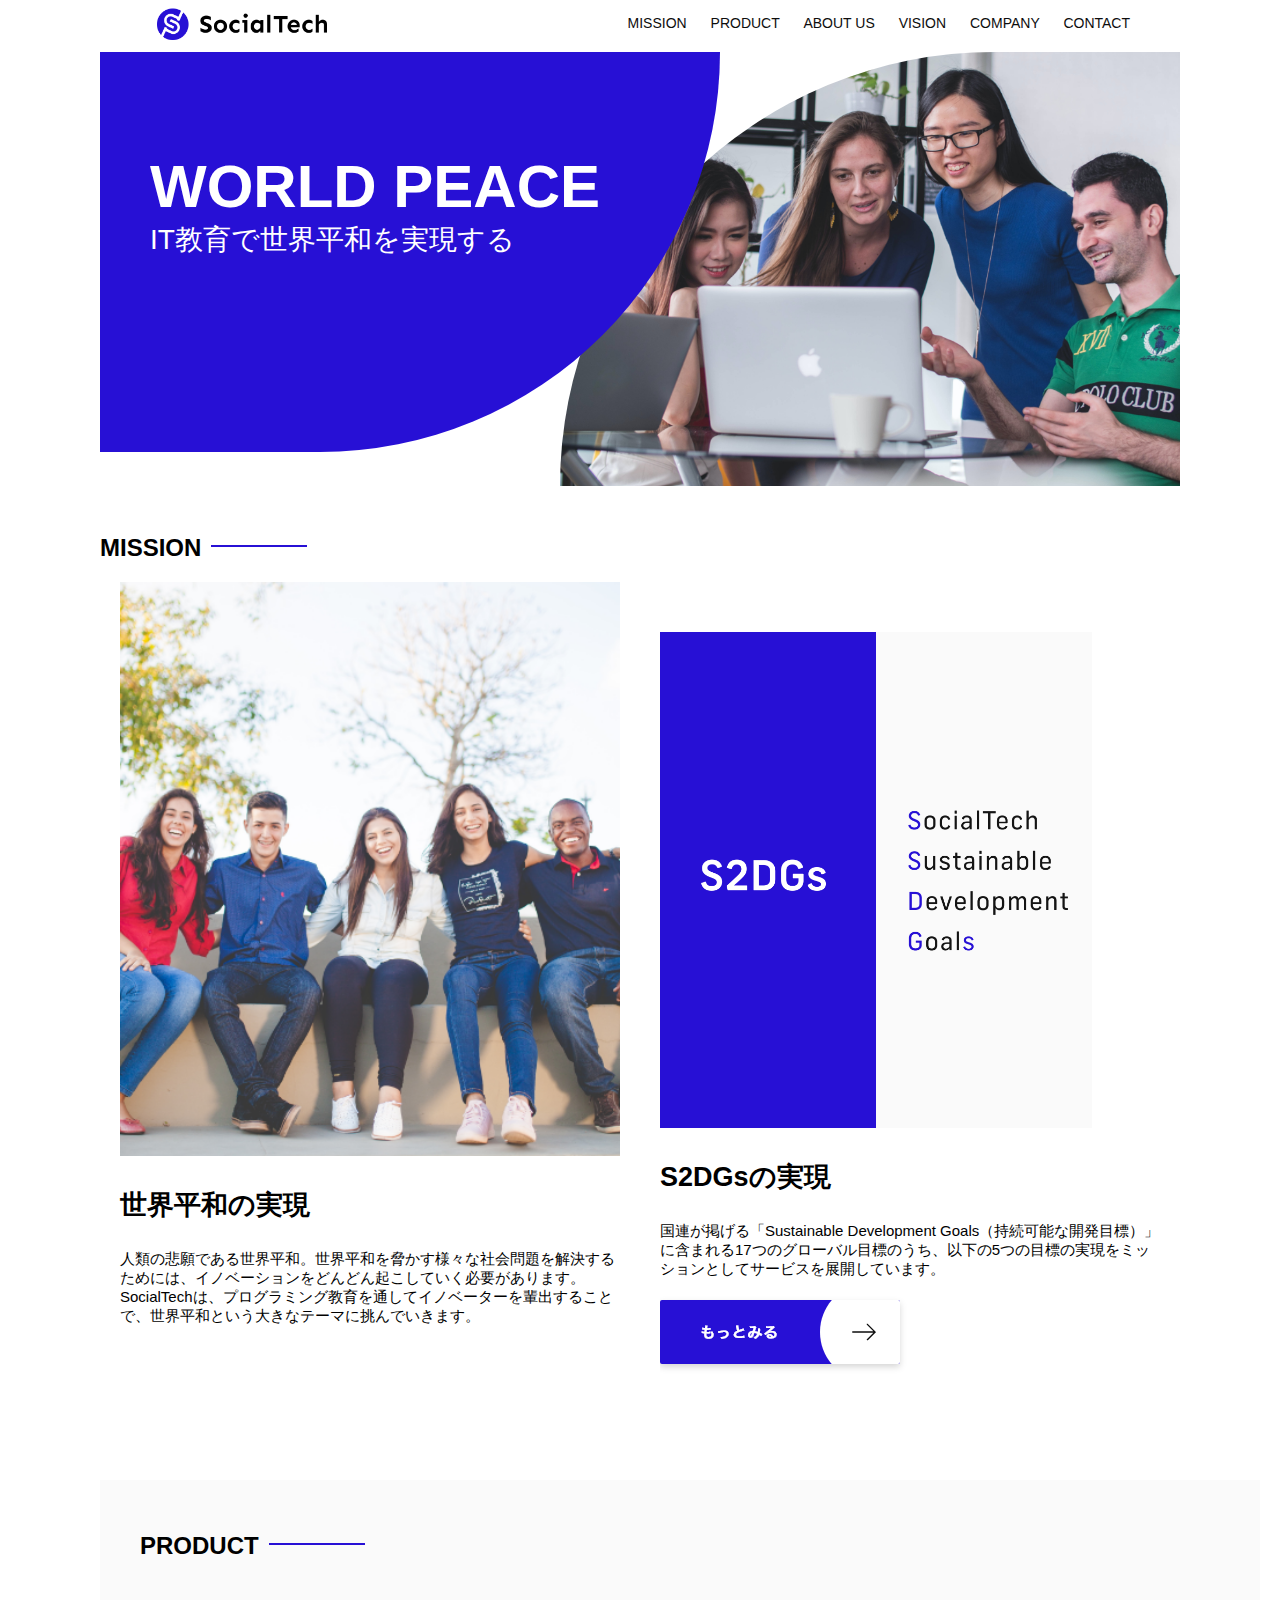
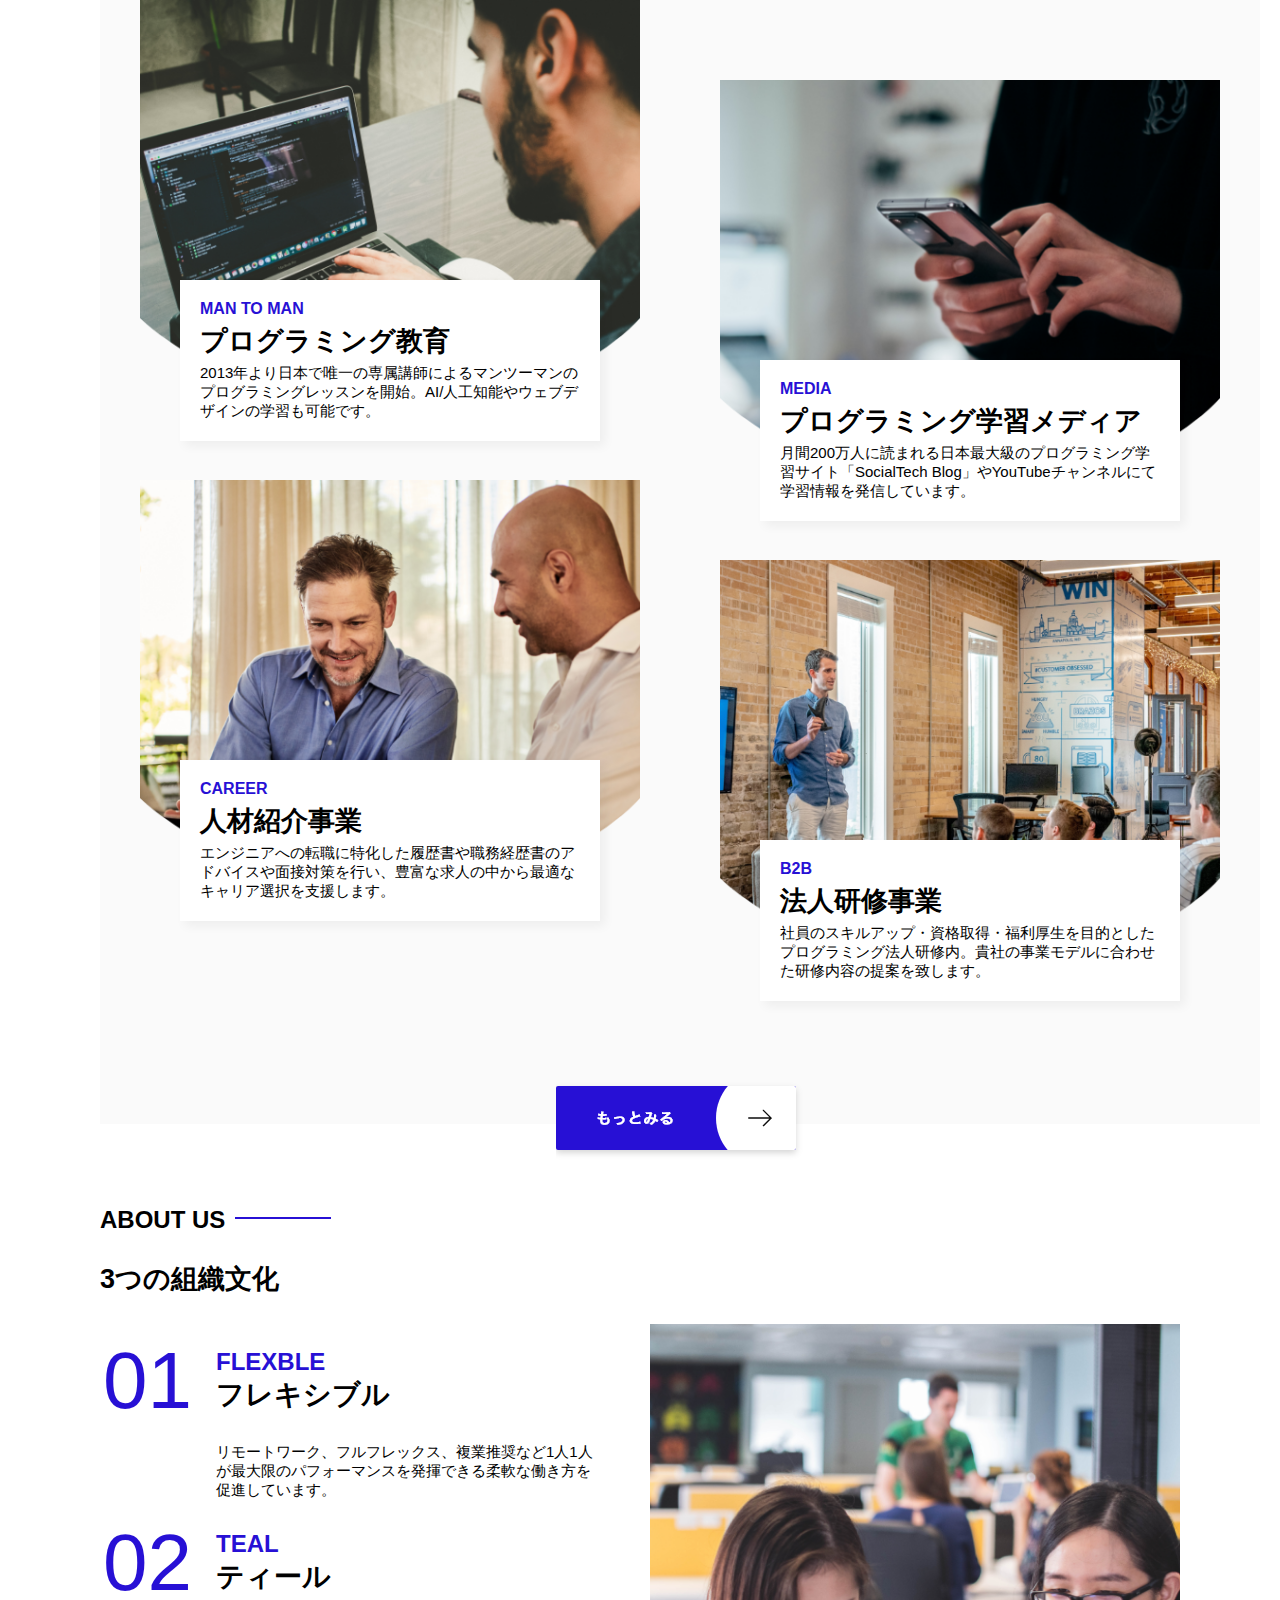
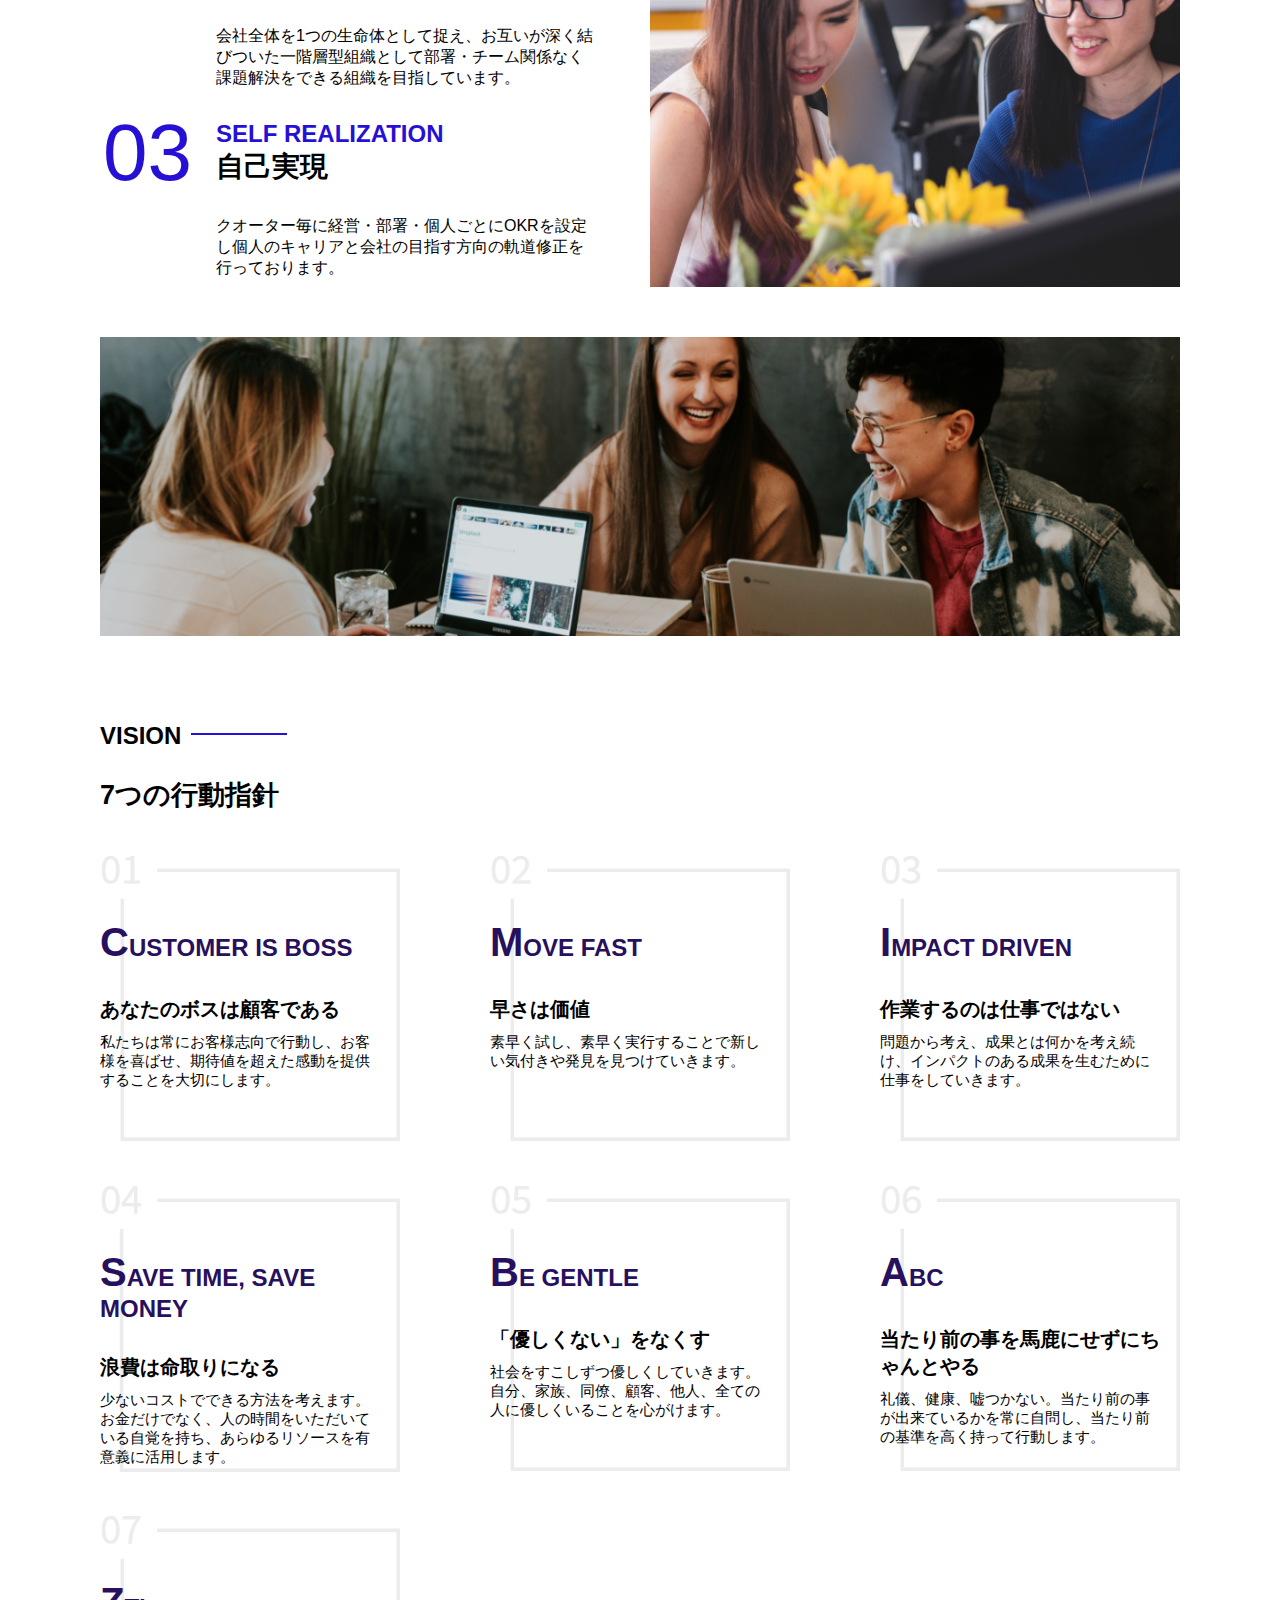
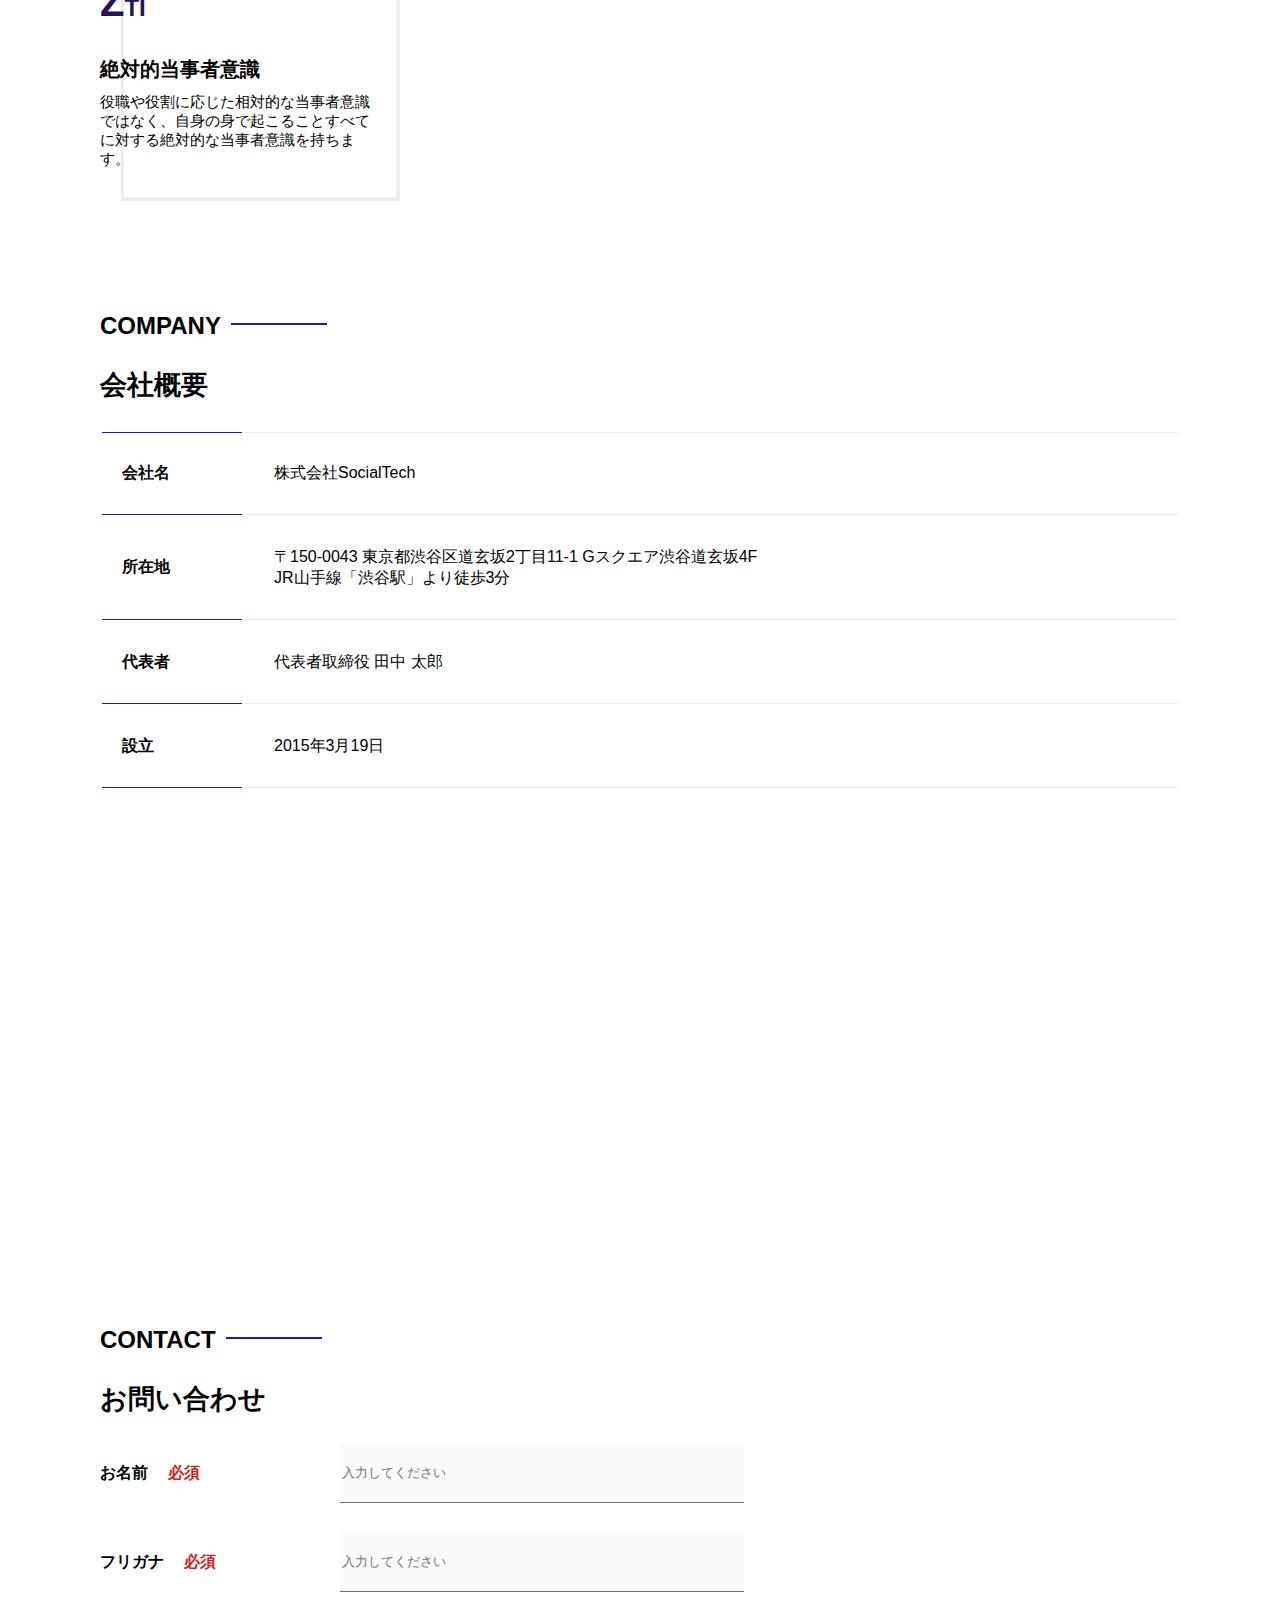
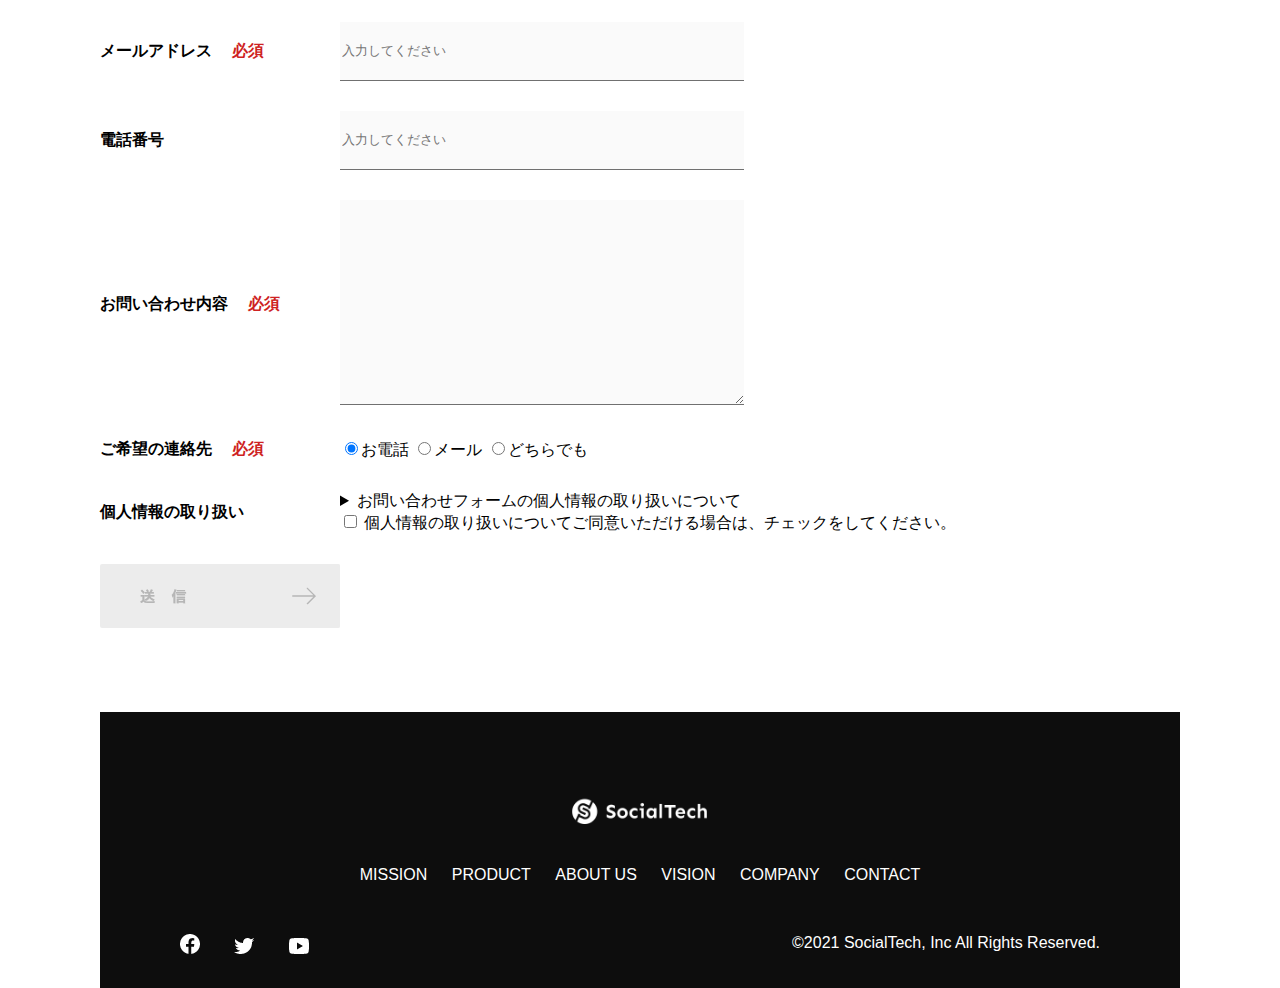
<file: index.html>
<!DOCTYPE html>
<html>
    <head>
        <title>SocialTech</title>
        <meta charset="utf-8">
        <meta description="SocialTechはEdTech業界のリーディングカンパニーを目指します。">
        <meta name="viewport" content="width=device-width,initial-scale=1.0">
        <link rel="stylesheet" href="style.css">
        <meta name="twitter:card" content="summary"/>
        <meta name="twitter:site" content="ki_roda"/>
        <meta property="og:url" content="https://maplekii.github.io/SocialTech/"/>
        <meta property="og:title" content="Social Tech"/>
        <meta property="og:description" content="初めて作ったサンプルHPだよ～!"/>
        <meta property="og:image" content="https://maplekii.github.io/SocialTech//images/logo.png"/>


        <style>
            img:not([alt]) {
                border: 10px solid red;
            }
        </style>
    </head>
    <body>
        <!-- ヘッダー -->
        <header>
            <!-- ロゴ -->
            <a href="index.html" id="logo"><img src="images/logo.png" alt="トップページに戻る"></a>

            <!-- PC用ナビゲーション -->
            <nav id="nav-pc">
                <a href="mission.html">MISSION</a>
                <a href="product.html">PRODUCT</a>
                <a href="index.html#aboutus">ABOUT US</a>
                <a href="index.html#vision">VISION</a>
                <a href="index.html#company">COMPANY</a>
                <a href="index.html#contact">CONTACT</a>
            </nav>
            <!-- スマホ用メニューボタン -->
            <img id="menu-sp" src="images/button-menu.png" alt="ナビゲーションを開く" onclick="document.getElementById('nav-sp').style.display = 'block'">
            
            <!-- スマホ用ナビゲーション -->
            <nav id="nav-sp">
                <img id="close" src="images/button-close.png" alt="ナビゲーションを閉じる" onclick="document.getElementById('nav-sp').style.display = 'none'">
                <a id="logo-sp" href="index.html" onclick="document.getElementById('nav-sp').style.display = 'none'"><img src="images/logo-sp.png" alt="トップページに戻る"></a>
                <a class="menu" href="mission.html" onclick="document.getElementById('nav-sp').style.display = 'none'">MISSION</a>
                <a class="menu" href="product.html" onclick="document.getElementById('nav-sp').style.display = 'none'">PRODUCT</a>
                <a class="menu" href="index.html#aboutus" onclick="document.getElementById('nav-sp').style.display = 'none'">ABOUT US</a>
                <a class="menu" href="index.html#vision" onclick="document.getElementById('nav-sp').style.display = 'none'">VISION</a>
                <a class="menu" href="index.html#company" onclick="document.getElementById('nav-sp').style.display = 'none'">COMPANY</a>
                <a class="menu" href="index.thml#contact" onclick="document.getElementById('nav-sp').style.display = 'none'">CONTACT</a>
                <div id="sns">
                    <a href="https://www.facebook.com/sejuku2013"><img src="images/button-facebook.png" alt="Facebookのリンク"></a>
                    <a href="https://twitter.com/samuraijuku"><img src="images/button-twitter.png" alt="Twitterのリンク"></a>
                    <a href="https://www.youtube.com/channel/UCCFOQO5aDK0xXam4cUQXT8g"><img src="images/button-youtube.png" alt="YouTubeのリンク"></a>
                </div>
            </nav>
        </header>
        <main>
            <article>
                <!-- メインビジュアル -->
            <section id="main-visual">
                <div id="main-message">
                    <h1>WORLD PEACE</h1>
                    <p>IT教育で世界平和を実現する</p>
                </div>
                <img src="images/index/index-main.png" alt="PCの周りに集まる多国籍の仲間たち">
            </section>
            <!-- ミッション -->
            <section id="mission">
                 <h2 class="index-h2">MISSION</h2>
                <div id="mission-flex">
                    <div>
                        <img id="mission-photo" src="images/index/index-mission.png" alt="屋外のベンチで写真を撮影する多国籍の仲間たち">
                        <h3>世界平和の実現</h3>
                        <p>
                            人類の悲願である世界平和。世界平和を脅かす様々な社会問題を解決するためには、イノベーションをどんどん起こしていく必要があります。SocialTechは、プログラミング教育を通してイノベーターを輩出することで、世界平和という大きなテーマに挑んでいきます。
                        </p>
                    </div>
                    <div>
                        <img id="s2dgs" src="images/index/s2dgs.png" alt="S2DGs">
                        <h3>S2DGsの実現</h3>
                        <p>国連が掲げる「Sustainable Development Goals（持続可能な開発目標）」に含まれる17つのグローバル目標のうち、以下の5つの目標の実現をミッションとしてサービスを展開しています。</p>
                        <a href="mission.html">
                            <img src="images/button-more.png" alt="もっとみる">
                        </a>
                    </div>
                </div>    
            </section>  
            <!-- プロダクト -->
            <section id="product">
                <h2 class="index-h2">PRODUCT</h2>
                <div>
                    <div id="product-left">
                        <div>
                            <img class="product-photo" src="images/index/index-mantoman.png" alt="PCでコードを書く男性">
                            <div class="product-explain">
                                <span>MAN TO MAN</span>
                                <h3>プログラミング教育</h3>
                                <p>2013年より日本で唯一の専属講師によるマンツーマンのプログラミングレッスンを開始。AI/人工知能やウェブデザインの学習も可能です。</p>
                            </div>
                        </div>
                        <div>
                            <img class="product-photo" src="images/index/index-career.png" alt="笑顔で話し合う2人の男性">
                            <div class="product-explain">
                                <span>CAREER</span>
                                <h3>人材紹介事業</h3>
                                <p>エンジニアへの転職に特化した履歴書や職務経歴書のアドバイスや面接対策を行い、豊富な求人の中から最適なキャリア選択を支援します。</p>
                            </div>
                        </div>
                    </div>
                    <div id="product-right">
                        <div>
                            <img class="product-photo" src="images/index/index-media.png" alt="スマートフォンを操作する人">
                            <div class="product-explain">
                                <span>MEDIA</span>
                                <h3>プログラミング学習メディア</h3>
                                <p>月間200万人に読まれる日本最大級のプログラミング学習サイト「SocialTech Blog」やYouTubeチャンネルにて学習情報を発信しています。</p>
                            </div>        
                        </div>
                        <div>
                            <img class="product-photo" src="images/index/index-b2b.png" alt="講演中の男性とそれを聴く人々">
                            <div class="product-explain">
                                <span>B2B</span>
                                <h3>法人研修事業</h3>
                                <p>社員のスキルアップ・資格取得・福利厚生を目的としたプログラミング法人研修内。貴社の事業モデルに合わせた研修内容の提案を致します。
                                </p>
                            </div>
                        </div>
                    </div>
                </div>
                <div>
                    <a id="product-more" href="product.html">
                        <img src="images/button-more.png" alt="もっとみる">
                    </a>
                </div>
            </section>
            <!-- ABOUT US -->
            <section id="aboutus">
                <h2 class="index-h2">ABOUT US</h2>
                <h3>3つの組織文化</h3>
                <div>
                    <table class="culuture-table">
                        <tr>
                            <td>
                                <span class="culuture-num">01</span>
                            </td>
                            <td>
                                <span class="culuture-en">FLEXBLE</span>
                                <span class="culuture-jp">フレキシブル</span>
                            </td>
                        </tr>
                        <tr>
                            <td>
                                <!-- 空のセル -->
                            </td>
                            <td>
                                <p class="culuture-description">
                                    リモートワーク、フルフレックス、複業推奨など1人1人が最大限のパフォーマンスを発揮できる柔軟な働き方を促進しています。
                                </p>
                            </td>
                        </tr>
                        <tr>
                            <td>
                                <span class="culuture-num">02</span>
                            </td>
                            <td>
                                <span class="culuture-en">TEAL</span>
                                <span class="culuture-jp">ティール</span>
                            
                            </td>
                         </tr>
                         <tr>
                             <td>
                                 <!-- 空のセル -->
                             </td>
                             <td>
                                 会社全体を1つの生命体として捉え、お互いが深く結びついた一階層型組織として部署・チーム関係なく課題解決をできる組織を目指しています。
                             </td>
                         </tr>
                         <tr>
                             <td>
                                 <span class="culuture-num">03</span>
                             </td>
                             <td>
                                 <span class="culuture-en">SELF REALIZATION</span>
                                 <span class="culuture-jp">自己実現</span>
                             </td>
                         </tr>
                        <td>
                            <!-- 空のセル -->
                        </td>

                        <td>
                            クオーター毎に経営・部署・個人ごとにOKRを設定し個人のキャリアと会社の目指す方向の軌道修正を行っております。
                        </td>
                    </table>
                     <img class="culuture-img" src="images/index/index-aboutus1.png" alt="笑顔で話し合う2人">
                </div>
                 <img class="culuture-img2" src="images/index/index-aboutus2.png" alt="笑顔で話し合う3人">
            </section>
            <!-- VISION -->
            <section id="vision">
                <h2 class="index-h2">VISION</h2>
                <h3>7つの行動指針</h3>
                <div>
                    <div class="vision-box">
                        <img src="images/index/vision-01.png" alt="01">
                        <span>
                            <h4>CUSTOMER IS BOSS</h4>
                            <h5>あなたのボスは顧客である</h5>
                            <p>私たちは常にお客様志向で行動し、お客様を喜ばせ、期待値を超えた感動を提供することを大切にします。</p>
                        </span>
                    </div>
                    <div class="vision-box">
                        <img src="images/index/vision-02.png" alt="02">
                        <span>
                            <h4>MOVE FAST</h4>
                            <h5>早さは価値</h5>
                            <p>素早く試し、素早く実行することで新しい気付きや発見を見つけていきます。</p>
                        </span>
                    </div>
                    <div class="vision-box">
                        <img src="images/index/vision-03.png" alt="03">
                        <span>
                            <h4>IMPACT DRIVEN</h4>
                            <h5>作業するのは仕事ではない</h5>
                            <p>問題から考え、成果とは何かを考え続け、インパクトのある成果を生むために仕事をしていきます。</p>
                        </span>
                    </div>
                    <div class="vision-box">
                        <img src="images/index/vision-04.png" alt="04">
                        <span>
                            <h4>SAVE TIME, SAVE MONEY</h4>
                            <h5>浪費は命取りになる</h5>
                            <p>少ないコストでできる方法を考えます。お金だけでなく、人の時間をいただいている自覚を持ち、あらゆるリソースを有意義に活用します。</p>
                        </span>
                    </div>
                    <div class="vision-box">
                        <img src="images/index/vision-05.png" alt="05">
                        <span>
                            <h4>BE GENTLE</h4>
                            <h5>「優しくない」をなくす</h5>
                            <p>社会をすこしずつ優しくしていきます。自分、家族、同僚、顧客、他人、全ての人に優しくいることを心がけます。</p>
                        </span>
                    </div>
                    <div class="vision-box">
                        <img src="images/index/vision-06.png" alt="06">
                        <span>
                            <h4>ABC</h4>
                            <h5>当たり前の事を馬鹿にせずにちゃんとやる</h5>
                            <p>礼儀、健康、嘘つかない。当たり前の事が出来ているかを常に自問し、当たり前の基準を高く持って行動します。</p>
                        </span>
                    </div>
                    <div class="vision-box">
                        <img src="images/index/vision-07.png" alt="07">
                        <span>
                            <h4>ZTI</h4>
                            <h5>絶対的当事者意識</h5>
                            <p>役職や役割に応じた相対的な当事者意識ではなく、自身の身で起こることすべてに対する絶対的な当事者意識を持ちます。</p>
                        </span>
                    </div>
                </div>
            </section>
            <!-- COMPANY -->
            <section id="company">
                <h2 class="index-h2">COMPANY</h2>
                <h3>会社概要</h3>
                <table id="company-table">
                    <tr>
                        <th class="tableheader-first">会社名</th>
                        <td class="cell-first">株式会社SocialTech</td>
                    </tr>
                    <tr>
                        <th class="tableheader">所在地</th>
                        <td class="cell">〒150-0043 東京都渋谷区道玄坂2丁目11-1 Gスクエア渋谷道玄坂4F<br>JR山手線「渋谷駅」より徒歩3分</td>
                    </tr>
                    <tr>
                        <th class="tableheader">代表者</th>
                        <td class="cell">代表者取締役 田中 太郎</td>
                    </tr>
                    <tr>
                        <th class="tableheader">設立</th>
                        <td class="cell">2015年3月19日</td>
                    </tr>
                </table>
                <iframe
                src="https://www.google.com/maps/embed?pb=!1m18!1m12!1m3!1d3241.776131418907!2d139.69400201500346!3d35.65788688019974!2m3!1f0!2f0!3f0!3m2!1i1024!2i768!4f13.1!3m3!1m2!1s0x60188b55ffeee63f%3A0x73330361de4fb84f!2z44CSMTUwLTAwNDMg5p2x5Lqs6YO95riL6LC35Yy66YGT546E5Z2C77yS5LiB55uu77yR77yR4oiSMSBHIDRm!5e0!3m2!1sja!2sjp!4v1646312647538!5m2!1sja!2sjp" width="600" height="450" style="border:0;" allowfullscreen="" loading="lazy">
                </iframe>
            </section>
            <section id="contact">
                <h2 class="index-h2">CONTACT</h2>
                <h3>お問い合わせ</h3>
                <!-- STATIC FORMSのフォームタグ -->
                <form action="https://api.staticforms.xyz/submit" method="post">
                    <input type="text" name="honeypot" style="display:none">
                    <!-- STATIC FORMSのアクセスキー -->
                    <input type="hidden" name="accessKey" value="16c2fbc5-328f-47cf-8fb0-b4d0b7d383cc">
                    <!--メールのタイトル-->
                    <input type="hidden" name="subject" value="お問い合わせフォーム" />
                    <!--送信先のメールアドレスをvalueに設定する-->
                    <input type="hidden" name="replyTo" value="new.project@icloud.com">
                    <!--redirectToのURLは公開後のURLへリンクする-->
                    <input type="hidden" name="redirectTo" value="">
                   <div>
                        <div class="contact-heading">
                            <label class="contact-label">お名前<span class="contact-span">必須</span></label>
                        </div>
                        <div class="contact-form">
                            <input type="text" name="name" placeholder="入力してください" class="contact-textbox">
                        </div>
                    </div>
                    <div>
                        <div class="contact-heading">
                            <label class="contact-label">フリガナ<span class="contact-span">必須</span></label>
                        </div>
                        <div>
                            <input type="text" name="hurigana" placeholder="入力してください" class="contact-textbox">
                        </div>
                    </div>
                    <div>
                        <div class="contact-heading">
                            <label class="contact-label">メールアドレス<span class="contact-span">必須</span></label>
                        </div>
                        <div>
                            <input type="text" name="email" placeholder="入力してください" class="contact-textbox">
                        </div>
                    </div>
                    <div>
                        <div class="contact-heading">
                            <label class="contact-label">電話番号</label>
                        </div>
                        <div>
                           <input type="text" name="tel" placeholder="入力してください" class="contact-textbox">
                        </div>
                    </div>
                
                    <div>
                        <div class="contact-heading">
                        <label class="contact-label">お問い合わせ内容<span class="contact-span">必須</span></label>
                    </div>
                    <div>
                         <textarea class="contact-textarea" pleaceholder="入力してください" name="messege"></textarea>
                    </div>
                </div>
                <div>
                 <div class="contact-heading">
                     <label class="contact-label">ご希望の連絡先<span class=contact-span>必須</span></label>
                </div>
                <div>
                    <input class="radiobutton" type="radio" value="tel" name="contact" checked><label>お電話</label>
                    <input class="radiobutton" type="radio" value="mail" name="contact"><label>メール</label>
                    <input class="radiobutton" type="radio" value="both" name="contact"><lavel>どちらでも</lavel>
                </div>
             </div>
             <div>
                 <div class="contact-heading">
                     <label class="contact-label">個人情報の取り扱い</label>
                </div>
                <div>
                    <details>
                        <summary>お問い合わせフォームの個人情報の取り扱いについて</summary>
                        <div>
                            <span>1.組織の名称又は氏名</span><br>
                            株式会社SocialTech<br><br>
                            <span>2.個人情報保護管理者（若しくはその代理人）の氏名又は職名、所属及び連絡先
                                鈴木 一郎 コーポレート部</span><br>
                            メールアドレス:support@socialtech.net<br>
                            TEL:03-xxxx-xxxx<br>
                            <span>3.個人情報の利用目的</span><br>
                            ・本サービス及び本サービスに関連する情報の提供又はそれらに関する連絡のため<br>
                            ・ユーザー本人確認のため<br>
                            ・当社サービスのご案内のため<br>
                            ・当社の商品等の広告または宣伝（電子メールによるものを含むものとします。）<br><br>
                            <span>4.個人情報の取り扱い業務の委託</span><br>
                            個人情報の取扱業務の全部または一部を外部に業務委託する場合があります<br>
                            その際、弊社は、個人情報を適切に保護できる管理体制を敷き実行していることを条件として<br>
                            委託先を厳選したうえで、秘密保持契約を委託先と締結し、お客様の個人情報を厳密に管理させます。<br><br>
                            <span>5.個人情報の開示等の請求</span><br>
                            お客様は、弊社に対してご自身の個人情報の開示等（利用目的の通知、開示、内容の訂正・追加・削除、利用の停止または消去、第三者への提供の停止）に関して、当社問合わせ窓口に申し出ることができます。<br>
                            その際、弊社はお客様ご本人を確認させていただいたうえで、合理的な期間内に対応いたします。<br><br>
                            なお、個人情報に関する弊社問合わせ先は、次の通りです。<br><br>
                            株式会社SocialTech 個人情報問合せ窓口<br>
                            〒150-0043 東京都渋谷区道玄坂2丁目11-1 Gスクエア渋谷道玄坂 4F<br>
                            メールアドレス:support@socialtech.net TEL:03-xxxx-xxxx<br><br>
                            <span>6.個人情報を提供されることの任意性について</span><br><br>
                            お客様がご自身の個人情報を弊社に提供されるか否かは、お客様のご判断によりますが、もしご提供されない場合には、適切なサービスが提供できない場合がありますので予めご了承ください。
                        </div>
                    </details>
                    <input type="checkbox" name="agree">
                    <span>個人情報の取り扱いについてご同意いただける場合は、チェックをしてください。</span>
                </div>
            </div>
                <input type="image" value="Submit" src="images/button-submit.png" alt="送信する">
                </form>
            </section>
        </article>
         <footer>
             <div id="footer-logo">
                 <img src="images/logo-sp.png" alt="SotialTech">
             </div>
             <div id="footer-link">
                 <a href="mission.html">MISSION</a>
                 <a href="product.html">PRODUCT</a>
                 <a href="index.html#aboutus">ABOUT US</a>
                 <a href="index.html#vision">VISION</a>
                 <a href="index.html#company">COMPANY</a>
                 <a href="index.html#contact">CONTACT</a>
             </div>
             <div id="sns-footer">
                 <a href="https:www.facebook.com/sejuku2013"><img src="images/button-facebook.png" alt="Facebookのリンク"></a>
                 <a href="https://twitter.com/samuraijuku"><img src="images/button-twitter.png" alt="Twitterのリンク"></a>
                 <a href="https://www.youtube.com/channel/UCCFOQO5aDK0xXam4cUQXT8g"><img src="images/button-youtube.png" alt="YouTubeのリンク"></a>
                  <span id="copyright">&copy;2021 SocialTech, Inc All Rights Reserved. </span>
            </div>
             
         </footer>
     </main>
    </body>

</html>
</file>
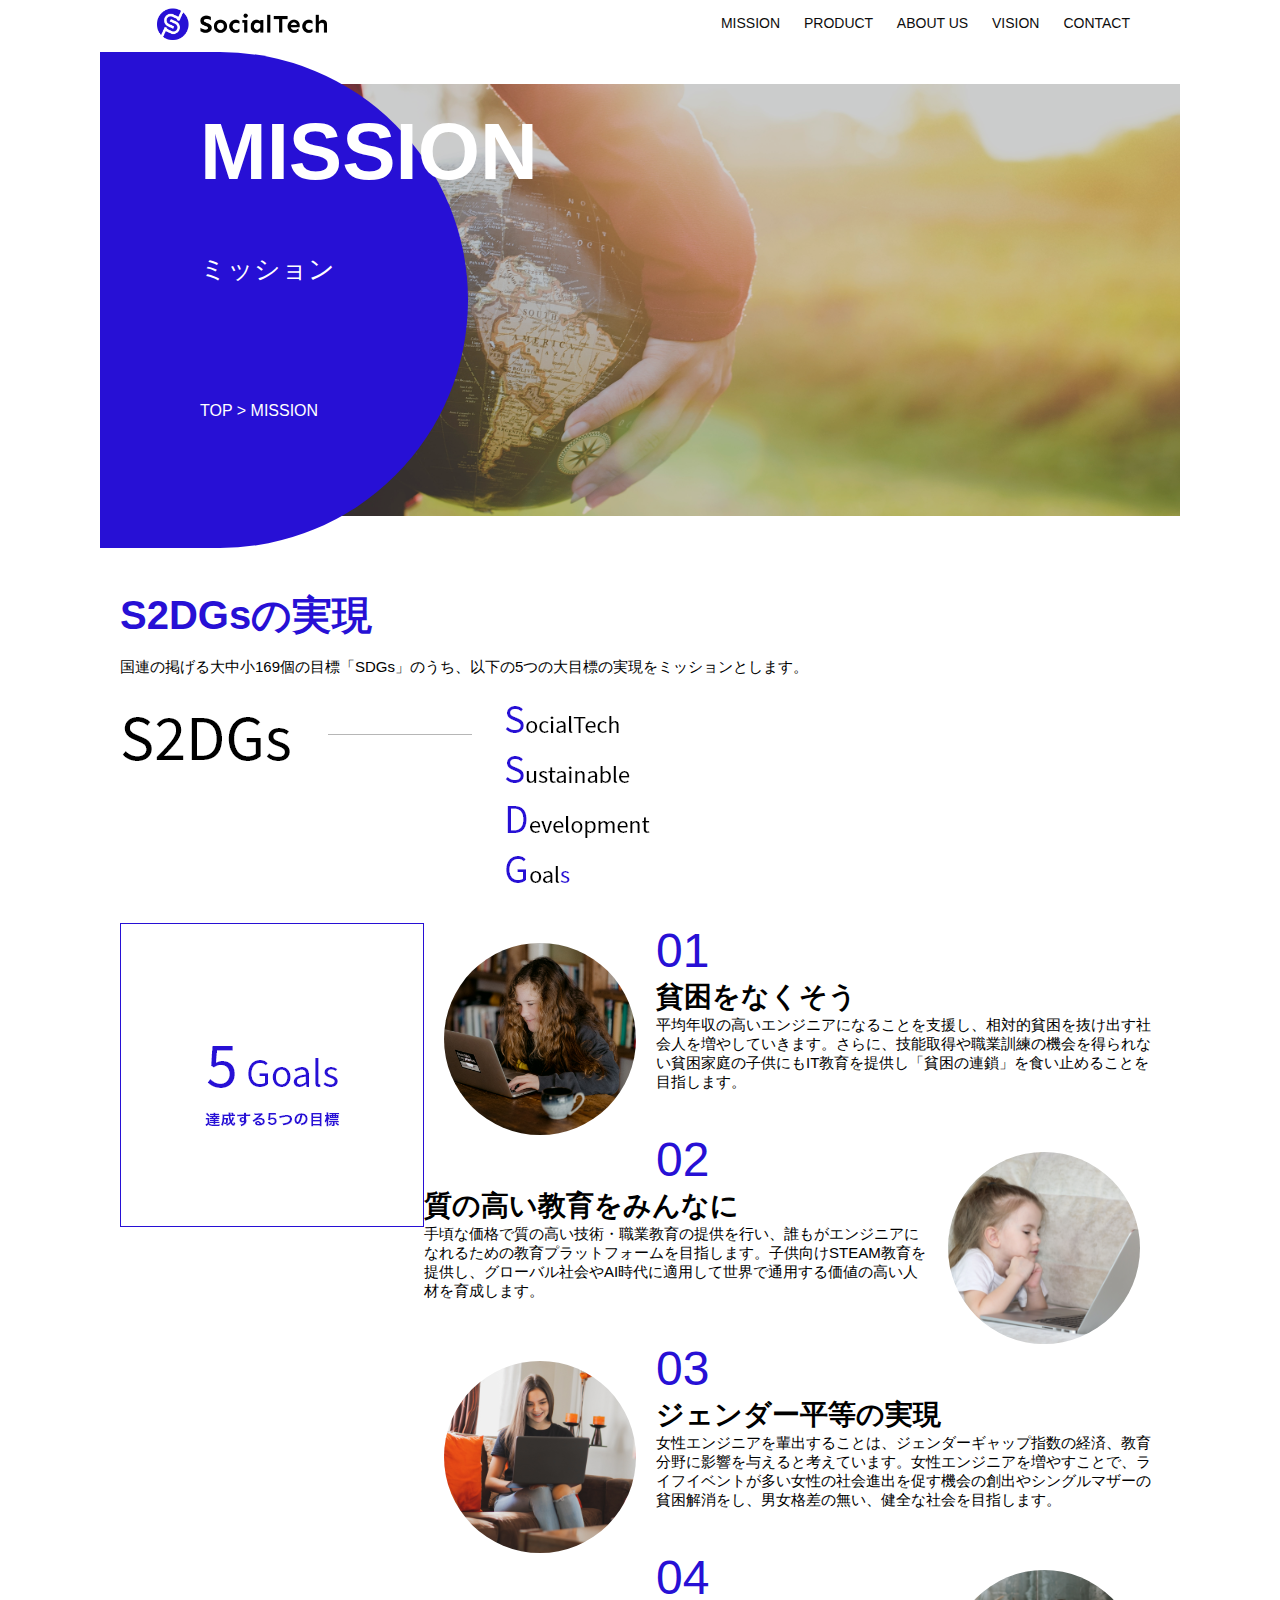
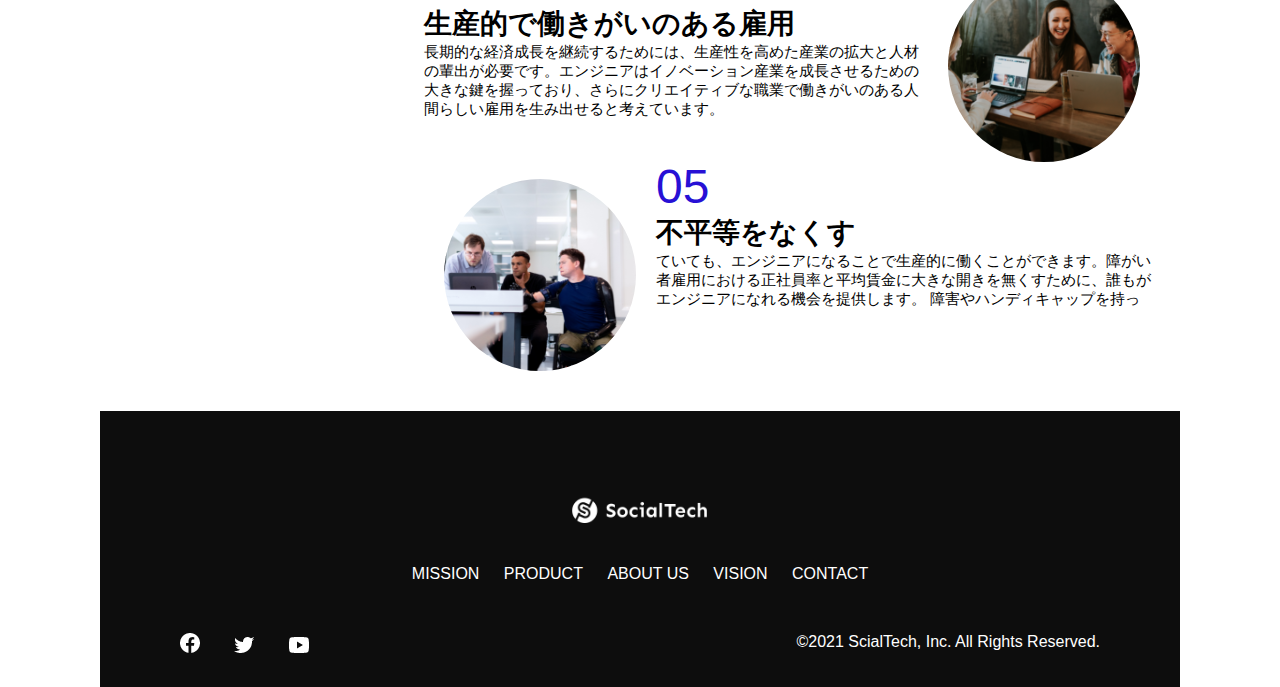
<file: mission.html>
<!DOCTYPE html>
<html>
<head>
    <title>SocialTech - MISSION ミッション -</title>
    <meta chartset="utf-8">
    <meta discription="SocialTechが目指す5つの目標（S2DGs）を紹介します">
    <meta name="viewport" content="width=device-width,initial-scale=1.0">
    <link rel="stylesheet" href="style.css">
</head>

<body>
    <!-- ヘッダー -->
    <header>
        <!-- ロゴ -->
        <a href="index.html" id="logo"><img src="images/logo.png" alt="トップページに戻る"></a>

        <!-- PC用ナビゲーション -->
        <nav id="nav-pc">
            <a href="mission.html">MISSION</a>
            <a href="product.html">PRODUCT</a>
            <a href="index.html#aboutus">ABOUT US</a>
            <a href="index.html#vision">VISION</a>
            <a href="index.html#contact">CONTACT</a>
        </nav>

        <!-- スマホ用メニューボタン -->
        <img id="menu-sp" src="images/button-menu.png" alt="ナビゲーションを開く" onclick="document.getElementById('nav-sp').style.display = 'block'">

        <!-- スマホ用ナビゲーション -->
        <nav id="nav-sp">
            <img id="close" src="images/button-close.png" alt="ナビゲーションを閉じる" onclick="document.getElementById('nav-sp').style.display = 'none'">
            <a id="logo-sp" href="index.html" onclick="document.getElementById('nav-sp').style.display = 'none'"><img src="images/logo-sp.png" alt="トップページに戻る"></a>
            <a class="menu" href="mission.html" onclick="document.getElementById('nav-sp').style.display = 'none'">MISSION</a>
            <a class="menu" href="product.html" onclick="document.getElementById('nav-sp').style.display = 'none'">PRODUCT</a>
            <a class="menu" href="index.html#aboutus" onclick="document.getElementById('nav-sp').style.display = 'none'">ABOUT US</a>
            <a claas="menu" href="index.html#vision" onclick="document.getElementById('nav-sp').style.display = 'none'">VISION</a>
            <a class="menu" href="index.html#company" onclick="document.getElementById('nav-sp').style.display = 'none'">COMPANY</a>
            <a class="menu" href="index.html#contact" onclick="document.getElementById('nav-sp').style.display = 'none'">CONTACT</a>
            <div id="sns">
                <a href="https://www.facebook.com/sejuku2013"><img src="images/button-facebook.png" alt="facebookのリンク"></a>
                <a href="https://twitter.com/samuraijuku"><img src="images/button-twitter.png" alt="Twitterへのリンク"></a>
                <a href="https://www.youtube.com/channel/UCCFOQO5aDK0xXam4cUQXT8g"><img src="images/button-youtube.png" alt="YouTubeへのリンク"></a>
            </div>
        </nav>
    </header>
    <main>
        <article>
            <section id="mission-main">
                <div id="mission-title">
                    <h1>MISSION</h1>
                    <span>ミッション</span>
                    <div>TOP > MISSION</div>
                </div>
            </section>
            <section id="mission-s2dgs">
                <h2 class="mission-h2">S2DGsの実現</h2>
                <p>国連の掲げる大中小169個の目標「SDGs」のうち、以下の5つの大目標の実現をミッションとします。</p>
                <img src="images/mission/mission-s2dgs.png" alt="S2DGs">
            </section>
            <section id="mission-5goals">
                <div>
                    <img id="s2dgs-image" src="images/mission/mission-5goals.png" alt="5Goals">
                </div>
                    <div>

                    <div>    
                        <img class="fivegoals-image-left" src="images/mission/mission-5goals01.png" alt="PCを操作する女の子">
                        <span class="fivegoals-number">01</span>
                        <h3 class="fivegoals-h3">貧困をなくそう</h3>
                        <p class="fivegoals-p">
                            平均年収の高いエンジニアになることを支援し、相対的貧困を抜け出す社会人を増やしていきます。さらに、技能取得や職業訓練の機会を得られない貧困家庭の子供にもIT教育を提供し「貧困の連鎖」を食い止めることを目指します。
                        </p>
                    </div> 

                    <div>
                        <img class="fivegoals-image-right" src="images/mission/mission-5goals02.png" alt="PCを見つめる小さい女の子">
                        <span class="fivegoals-number">02</span>
                        <h3 class="fivegoals-h3">質の高い教育をみんなに</h3>
                        <p class="fivegoals-p">
                            手頃な価格で質の高い技術・職業教育の提供を行い、誰もがエンジニアになれるための教育プラットフォームを目指します。子供向けSTEAM教育を提供し、グローバル社会やAI時代に適用して世界で通用する価値の高い人材を育成します。
                        </p>
                    </div> 

                    <div>
                        <img class="fivegoals-image-left" src="images/mission/mission-5goals03.png" alt="PCを操作する女性">                      <span class="fivegoals-number">03</span>
                        <h3 class="fivegoals-h3">ジェンダー平等の実現</h3>
                        <p class="fivegoals-p">
                            女性エンジニアを輩出することは、ジェンダーギャップ指数の経済、教育分野に影響を与えると考えています。女性エンジニアを増やすことで、ライフイベントが多い女性の社会進出を促す機会の創出やシングルマザーの貧困解消をし、男女格差の無い、健全な社会を目指します。
                        </p>
                    </div> 

                    <div>
                        <img class="fivegoals-image-right" src="images/mission/mission-5goals04.png" alt="笑顔で話し合う3人の男女">
                        <span class="fivegoals-number">04</span>
                        <h3 class="fivegoals-h3">生産的で働きがいのある雇用</h3>
                        <p class="fivegoals-p">
                            長期的な経済成長を継続するためには、生産性を高めた産業の拡大と人材の輩出が必要です。エンジニアはイノベーション産業を成長させるための大きな鍵を握っており、さらにクリエイティブな職業で働きがいのある人間らしい雇用を生み出せると考えています。
                        </p>
                    </div> 

                    <div>
                        <img class="fivegoals-image-left" src="images/mission/mission-5goals05.png" alt="障害を持つ男性が生き生きと働く様子">
                        <span class="fivegoals-number">05</span>
                        <h3 class="fivegoals-h3">不平等をなくす</h3>
                        <p class="fivegoals-p">
ていても、エンジニアになることで生産的に働くことができます。障がい者雇用における正社員率と平均賃金に大きな開きを無くすために、誰もがエンジニアになれる機会を提供します。                            障害やハンディキャップを持っ
                        </p>
                    </div>
                    </div> 
            </section>
        </article>

    <footer>
        <div id="footer-logo">
            <img src="images/logo-sp.png" alt="SocialTech">
        </div>
        <div id="footer-link">
            <a href="mission.html">MISSION</a>
            <a href="product.html">PRODUCT</a>
            <a href="index.html#aboutus">ABOUT US</a>
            <a href="index.html#vision">VISION</a>
            <a href="index.html#contact">CONTACT</a>
        </div>
        <div id="sns-footer">
            <a href="https://www.facebook.com/sejuku2013"><img src="images/button-facebook.png" alt="Facebookのリンク"></a>
            <a href="https://twitter.com/samuraijuku"><img src="images/button-twitter.png" alt="Twitterのリンク"></a>
            <a href="https://www.youtube.com/channel/UCCFOQO5aDK0xXam4cUQXT8g"><img src="images/button-youtube.png" alt="YouTubeのリンク"></a>
            <span id="copyright">&copy;2021 ScialTech, Inc. All Rights Reserved. </span>
        </div>
     </footer>
    </main>
</body>

</html>
</file>
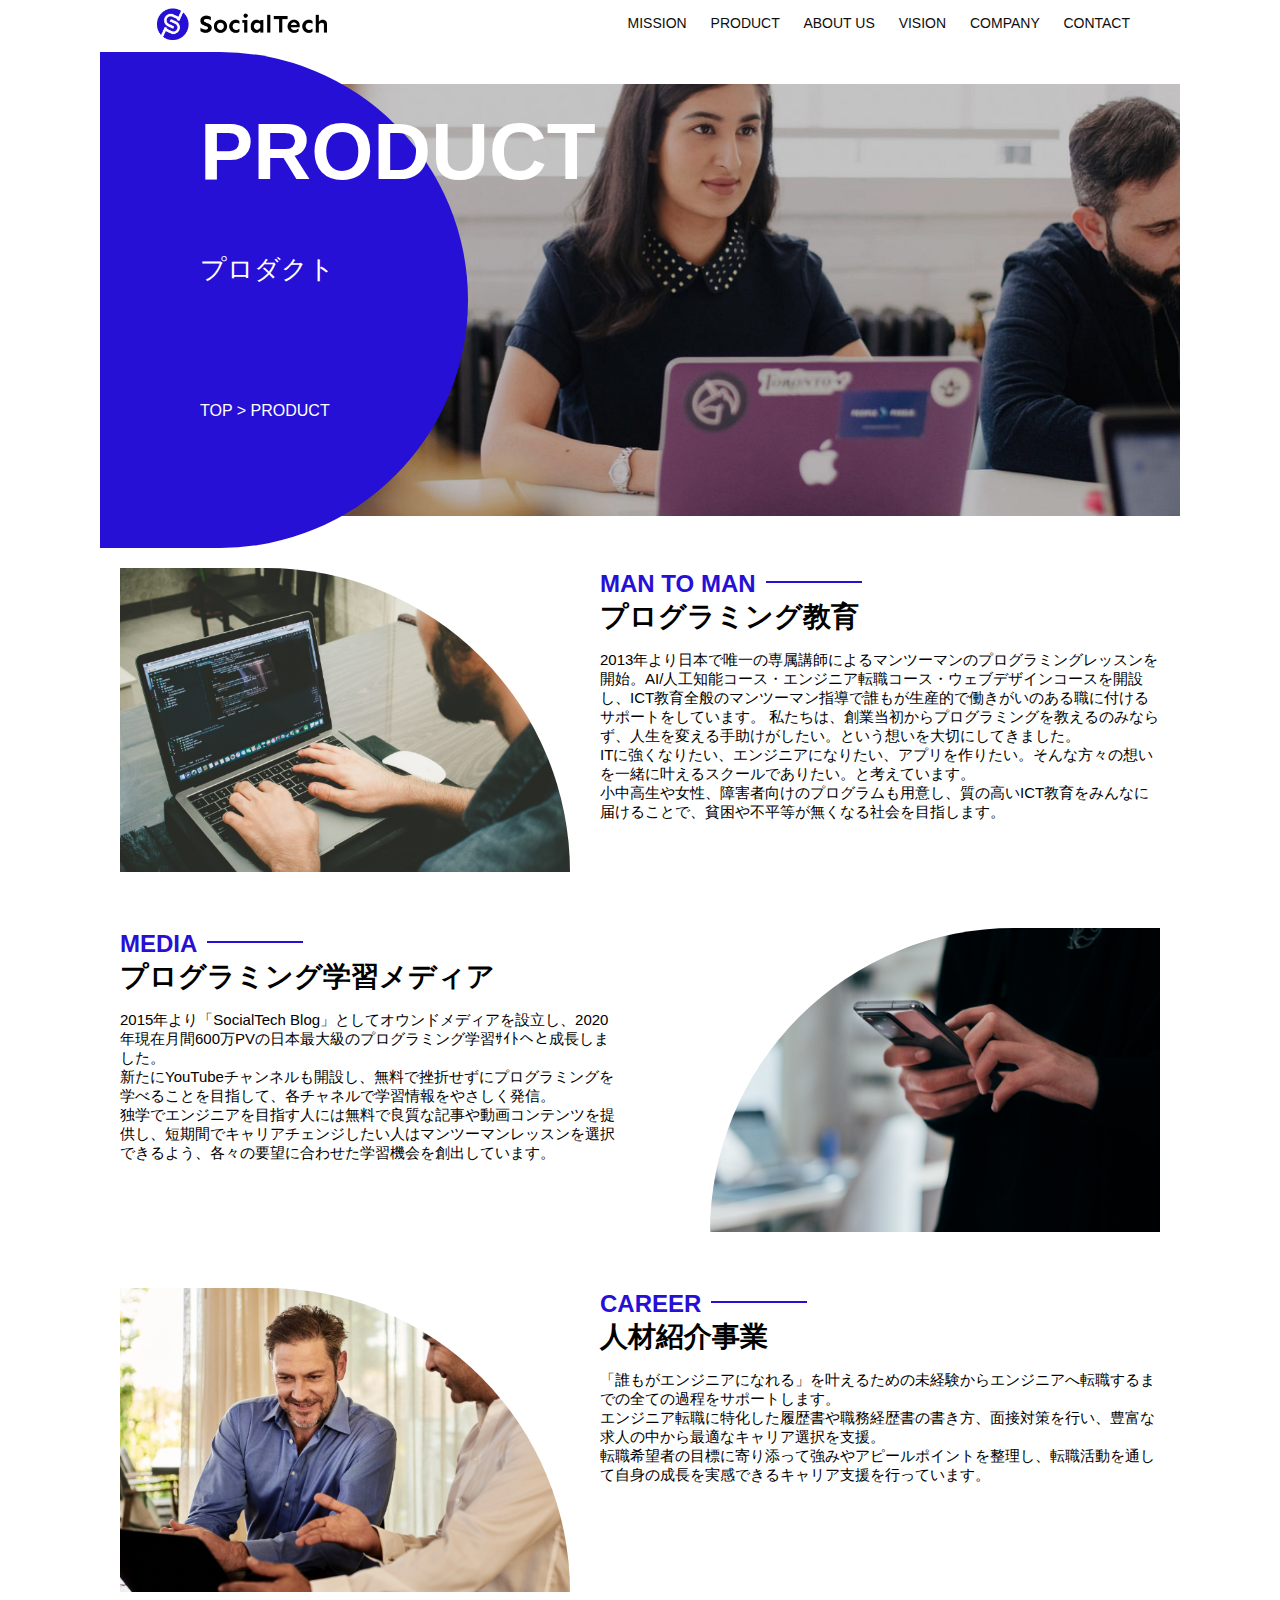
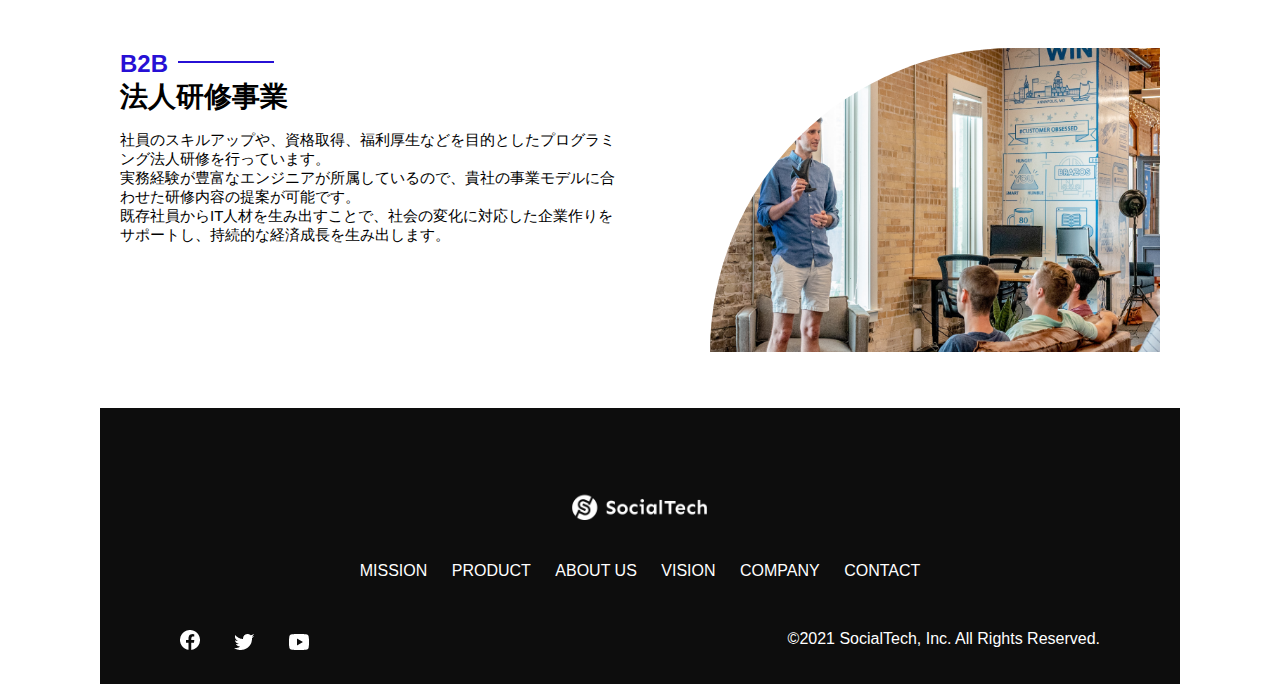
<file: product.html>
<!DOCTYPE html>
  <html>
  <head>
    <title>SocialTech -PRODUCT プロダクト-</title>
    <meta charset="utf-8">
    <meta description="SocialTechの4つのプロダクトを紹介します">
    <meta name="viewport" content="width=device-width, initial-scale=1.0">
    <link rel="stylesheet" href="style.css">
  </head>

  <body>
    <!-- ヘッダー -->
    <header>
      <!-- ロゴ -->
      <a href="index.html" id="logo"><img src="images/logo.png" alt="トップページに戻る"></a>
  
      <!-- PC用ナビゲーション -->
      <nav id="nav-pc">
        <a href="mission.html">MISSION</a>
        <a href="product.html">PRODUCT</a>
        <a href="index.html#aboutus">ABOUT US</a>
        <a href="index.html#vision">VISION</a>
        <a href="index.html#company">COMPANY</a>
        <a href="index.html#contact">CONTACT</a>
      </nav>
  
      <!-- スマホ用メニューボタン -->
      <img id="menu-sp" src="images/button-menu.png" alt="ナビゲーションを開く" onclick="document.getElementById('nav-sp').style.display = 'block'">
  
      <!-- スマホ用ナビゲーション -->
      <nav id="nav-sp">
        <img id="close" src="images/button-close.png" alt="ナビゲーションを閉じる" onclick="document.getElementById('nav-sp').style.display = 'none'">
        <a id="logo-sp" href="index.html" onclick="document.getElementById('nav-sp').style.display = 'none'"><img
            src="images/logo-sp.png" alt="トップページに戻る"></a>
        <a class="menu" href="mission.html" onclick="document.getElementById('nav-sp').style.display = 'none'">MISSION</a>
        <a class="menu" href="product.html" onclick="document.getElementById('nav-sp').style.display = 'none'">PRODUCT</a>
        <a class="menu" href="index.html#aboutus" onclick="document.getElementById('nav-sp').style.display = 'none'">ABOUT
          US</a>
        <a class="menu" href="index.html#vision"
          onclick="document.getElementById('nav-sp').style.display = 'none'">VISION</a>
        <a class="menu" href="index.html#company"
          onclick="document.getElementById('nav-sp').style.display = 'none'">COMPANY</a>
        <a class="menu" href="index.html#contact"
          onclick="document.getElementById('nav-sp').style.display = 'none'">CONTACT</a>
        <div id="sns">
          <a href="https://www.facebook.com/sejuku2013"><img src="images/button-facebook.png" alt="Facebookのリンク"></a>
          <a href="https://twitter.com/samuraijuku"><img src="images/button-twitter.png" alt="Twitterのリンク"></a>
          <a href="https://www.youtube.com/channel/UCCFOQO5aDK0xXam4cUQXT8g"><img src="images/button-youtube.png" alt="YouTubeのリンク"></a>
        </div>
      </nav>
    </header>
    <main>
      <article>
          <section id="product-main">
              <div id="product-title">
                  <h1>PRODUCT</h1>
                  <span>プロダクト</span>
                  <div>TOP > PRODUCT</div>
              </div>
          </section>
          <section class="product-section1">
              <img src="images/product/product-mantoman.png" alt="PCでコードを書く男性">
              <div>
                  <h2 class="product-h2">MAN TO MAN</h2>
                  <h3 class="product-h3">プログラミング教育</h3>
                  <p>
                      2013年より日本で唯一の専属講師によるマンツーマンのプログラミングレッスンを開始。AI/人工知能コース・エンジニア転職コース・ウェブデザインコースを開設し、ICT教育全般のマンツーマン指導で誰もが生産的で働きがいのある職に付けるサポートをしています。
                      私たちは、創業当初からプログラミングを教えるのみならず、人生を変える手助けがしたい。という想いを大切にしてきました。<br>ITに強くなりたい、エンジニアになりたい、アプリを作りたい。そんな方々の想いを一緒に叶えるスクールでありたい。と考えています。<br>小中高生や女性、障害者向けのプログラムも用意し、質の高いICT教育をみんなに届けることで、貧困や不平等が無くなる社会を目指します。
                  </p>
              </div>            
            </section>
            <section class="product-section2">
                <div>
                    <h2 class="product-h2">MEDIA</h2>
                    <h3 class="product-h3">プログラミング学習メディア</h3>
                    <p>2015年より「SocialTech Blog」としてオウンドメディアを設立し、2020年現在月間600万PVの日本最大級のプログラミング学習ｻｲﾄへと成長しました。<br>新たにYouTubeチャンネルも開設し、無料で挫折せずにプログラミングを学べることを目指して、各チャネルで学習情報をやさしく発信。<br>独学でエンジニアを目指す人には無料で良質な記事や動画コンテンツを提供し、短期間でキャリアチェンジしたい人はマンツーマンレッスンを選択できるよう、各々の要望に合わせた学習機会を創出しています。
                    </p>
                </div>
                <img src="images/product/product-media.png" alt="スマートフォンを操作する人">
            </section>
            <section class="product-section1">
                <img src="images/product/product-career.png" alt="笑顔で話し合う2人の男性">
                <div>
                    <h2 class="product-h2">CAREER</h2>
                    <h3 class="product-h3">人材紹介事業</h3>
                    <p>
                        「誰もがエンジニアになれる」を叶えるための未経験からエンジニアへ転職するまでの全ての過程をサポートします。<br>エンジニア転職に特化した履歴書や職務経歴書の書き方、面接対策を行い、豊富な求人の中から最適なキャリア選択を支援。<br>転職希望者の目標に寄り添って強みやアピールポイントを整理し、転職活動を通して自身の成長を実感できるキャリア支援を行っています。<br>     
                    </p>
                </div>
            </section>
            <section class="product-section2">
                <div>
                    <h2 class="product-h2">B2B</h2>
                    <h3 class="product-h3">法人研修事業</h3>
                    <p>
                        社員のスキルアップや、資格取得、福利厚生などを目的としたプログラミング法人研修を行っています。<br>実務経験が豊富なエンジニアが所属しているので、貴社の事業モデルに合わせた研修内容の提案が可能です。<br>既存社員からIT人材を生み出すことで、社会の変化に対応した企業作りをサポートし、持続的な経済成長を生み出します。
                    </p>
                </div>
            <img src="images/product/product-b2b.png" alt="講演中の男性とそれを聴く人々">
            </section>
      </article>
      <footer>
        <div id="footer-logo">
          <img src="images/logo-sp.png" alt="SocialTech">
        </div>
        <div id="footer-link">
          <a href="mission.html">MISSION</a>
          <a href="product.html">PRODUCT</a>
          <a href="index.html#aboutus">ABOUT US</a>
          <a href="index.html#vision">VISION</a>
          <a href="index.html#company">COMPANY</a>
          <a href="index.html#contact">CONTACT</a>
        </div>
        <div id="sns-footer">
          <a href="https://www.facebook.com/sejuku2013"><img src="images/button-facebook.png" alt="Facebookのリンク"></a>
          <a href="https://twitter.com/samuraijuku"><img src="images/button-twitter.png" alt="Twitterのリンク"></a>
          <a href="https://www.youtube.com/channel/UCCFOQO5aDK0xXam4cUQXT8g"><img src="images/button-youtube.png" alt="YouTubeのリンク"></a>
          <span id="copyright">&copy;2021 SocialTech, Inc. All Rights Reserved. </span>
        </div>
      </footer>
    </main>
  </body>
  
  </html>
</file>
<file: style.css>
/* PC、スマホ共通スタイル */
body {
    font-family: "Source Sans Pro", "Hiragino Kaku Gothic ProN", Meiryo, Arial, sans-serif;
}

p {
    font-size: 15px;
}

/*================
PC用のスタイル
=================*/
@media screen and (min-width: 768px) {
/* 横幅設定 */
body {
    max-width: 1080px;
    min-width: 960px;
    margin: 0 auto 0 auto;
}

/* ヘッダー */
header {
    /* 親要素にdisplay: flex;を指定で子要素を横並びにする */
    display: flex;
    justify-content: space-between;
    max-width: 980px;
    margin: 0 auto 0 auto;
}

/* ナビゲーションのレイアウト */
#nav-pc {
    text-align: right;
    font-size: 14px;
    padding-top: 15px;
}

/* ナビゲーションのリンクの装飾設定 */
#nav-pc > a {
    text-decoration: none;
    margin-left: 20px;
}
#nav-pc > a:link {
    color: #0d0d0d;
}
#nav-pc > a:visited {
    color: #0d0d0d;
}
#nav-pc > a:hover {
    color: #0d0d0d;
    text-decoration: underline;
}
#nav-pc > a:active {
    color:#0d0d0d
}

/*スマホ用ナビを非表示*/
#nav-sp,
#menu-sp {
    display: none;
}

/*メインビジュアル*/
#main-visual {
    position: relative;
    height: 400px;
}
 #main-message {
    position: absolute;
    top: 0;
    left: 0;
    background-color: #2710d5;
    color: #ffffff;
    border-radius: 0 0 476px 0;
    max-width: 620px;
    /*何故100％なのに高さがめいっぱい広がらないのか謎*/
    height: 100%;
    width: 100%;
    z-index: 11;
}

#main-message > h1 {
    font-size: 60px;
    margin: 100PX 0 0 50px;
}
#main-message > p {
    font-size: 28px;
    margin: 0 0 0 50px;
}

#main-visual > img {
    max-width:620px;
    border-radius: 476px 0 0 0;
    position: absolute;
    top: 0;
    right: 0;
    z-index: 10;
}

/* 見出し */
h2 {
    margin: 40px 0 0 0;
}

/*疑似要素::、画像を追加するときはcontent:url(画像パス);を指定する*/
h2::after {
    content: url(images/line.png);
    margin-left: 10px
}

h3 {
    font-size: 27px;
}

/*ミッション*/
#mission {
    margin: 80px auto 80px auto;
    width: 100%;
}

#mission-flex {
    width: 100%;
    display: flex;
}

#mission-flex > div {
    width: 50%;
    margin: 20px;
}

#mission-photo {
    width: 100%;
}

#s2dgs {
    margin-top: 50px;
}

/* プロダクト */
#product {
    background-color: #fafafa;
    width: 100%;
    margin: 80px 0 80px 0;
    padding: 10px 40px 0px 40px;
}

/*外枠*/
#product > div {
    margin-top: 40px;
    display: flex;
}

/* 左のカラム */
#product-left {
    width: 50%;
    margin-right: 20px;
}

/* 右のカラム */
#product-right {
    width: 50%;
    margin-left: 20px;
    margin-top: 80px;
}

/* 画像＋説明の枠 */
#product-left > div {
    position: relative;
    height: 480px;
    margin-right: 20px;
}

#product-right >div {
    position: relative;
    height: 480px;
    margin-left: 20px;
}

/* 画像 */
.product-photo {
    width: 100%;
}

/* 説明文の枠 */
.product-explain {
    background-color: #ffffff;
    position: absolute;
    left: 0;
    top: 280px;
    margin: 0 40px 0 40px;
    padding: 20px;
    box-shadow: 5px 5px 10px rgba(0, 0, 0, 0.05);
}

/* 説明文の英語 */
.product-explain > span {
    color: #2710d5;
    font-weight: bold;
    font-size: 16px;
    margin: 0;
}

/* 説明文の見出し */
.product-explain > h3 {
    margin: 5px 0 5px 0;
}

/* 説明文 */
.product-explain > p {
    margin: 0;
}

/* もっとみるボタン */
#product-more {
    margin: 0 auto -42px auto;
}

/* ABOUT US */
#aboutus {
    margin: 80px auto 80px auto;
}

/* 3つの組織文化と画像を入れる枠 */
#aboutus > div {
    display: flex;
}

/* 画像 */
.culuture-img {
    width: 100%;
    align-self: flex-start;
}

.culuture-img2 {
    margin-top: 50px;
    width: 100%;

}

/* 3つの組織文化の表 */
.culuture-table {
    max-width: 500px;
    margin-right: 50px;
}

.culuture-num {
    font-size: 80px;
    color: #2710d5;
    margin: 0 20px 0 0 ;
}

.culuture-en {
    color: #2710d5;
    font-weight: bold;
    font-size: 24px;
    display:block;
}

.culuture-jp {
    font-size: 28px;
    font-weight: bold;
}

.culuture-description {
    margin: 0;
}

#vision {
    margin: 80px auto;
}

#vision > div {
    width: 100%;
    display: flex;
    justify-content: space-between;
    flex-wrap: wrap;
}

.vision-box {
    width: 300px;
    height: 300px;
    margin-bottom: 30px;
    position: relative;
}

.vision-box > img {
    width: 100%;
    height: auto;
    position: absolute;
    top: 0;
    left: 0;
    z-index: 30;
}

.vision-box > span {
    position: absolute;
    top: 0;
    left: 0;
    z-index: 31;
    margin-right: 20px;
}

.vision-box > span > h4 {
    color: #27105d;
    font-size: 24px;
    margin-top: 80px;
}

.vision-box > span > h4::first-letter {
    font-size: 40px;
}

.vision-box > span >h5 {
    font-size: 20px;
    margin: 0 0 0 0;
}

.vision-box > span > p {
    margin: 10px 0 0 0;
}

/* 会社概要 */
#company {
    margin: 80px auto 80px auto;
}

#company-table {
    width: 100%;
}

.tableheader {
    text-align: left;
    padding: 20px;
    border-bottom-color: #2710d5;
    border-bottom-width: 1px;
    border-bottom-style: solid;
    width: 100px;
}

.tableheader-first {
    text-align: left;
    padding: 20px;
    border-bottom-color: #2710d5;
    border-bottom-width: 1px;
    border-bottom-style: solid;
    border-top-color: #2710d5;
    border-top-width: 1px;
    border-top-style: solid;
    width: 100px;
}

.cell {
    padding: 30px;
    border-bottom-color: #ececec;
    border-bottom-width: 1px;
    border-bottom-style: solid;
}

.cell-first {
    padding: 30px;
    border-bottom-color: #ececec;
    border-bottom-width: 1px;
    border-bottom-style: solid;
    border-top-color: #ececec;
    border-top-width: 1px;
    border-top-style: solid;
}

#contact {
    margin: 80px auto 80px auto;
}

#contact > form > div {
    display: flex;
    flex-direction: row;
    flex-wrap: wrap;
    padding-bottom: 30px;
}

.contact-heading {
    width: 240px;
    align-self: center;
}

.contact-label {
    width: 200px;
    font-weight: bold;
}

.contact-span {
    color: #ce2222;
    margin-left: 20px;
    font-weight: bold;
}

.contact-textbox {
    border-top:0;
    border-left: 0;
    border-right: 0;
    border-bottom-width: 1px;
    border-bottom-color: #707070;
    border-bottom-style: solid;
    background-color: #fafafa;
    width: 400px;
    height: 56px;
}

.contact-textarea {
    border-top:0;
    border-left: 0;
    border-right: 0;
    border-bottom-width: 1px;
    border-bottom-color: #707070;
    border-bottom-style: solid;
    background-color: #fafafa;
    width: 400px;
    height: 200px;
}

details {
    width: 700px;
}

details > div {
    background-color: #fafafa;
    padding: 20px;
}

details > span {
    font-weight: bold;
}

footer {
    background-color: #0d0d0d;
    text-align: center;
    padding: 80px 80px 30px 80px;
}

#footer-logo {
    margin-bottom: 30px;
}

#footer-link {
    margin-bottom: 50px;
}

#footer-link > a {
    text-decoration: none;
    margin: 10px;
}

#footer-link > a:link {
    color: #ffffff;
}

#footer-link > a:visited {
    color: #ffffff;
}

#footer-link > a:hover {
    color:#ffffff;
    text-decoration: underline;
}

#footer-link > a:active {
    color: #ffffff;

}

#sns-footer {
    text-align: left;
    width: 100%;
}

#sns-footer > a {
    margin-right: 30px;
}

#copyright {
    color: #ffffff;
    text-align: right;
    float: right;
}

/* mission.html用スタイル */
/* ミッションのメインビジュアル */
#mission-main {
    height: 496px;
    width: 100%;
    background-image: url("images/mission/mission-main.png");
    background-repeat: no-repeat;
    background-position-y: center;
}

#mission-title {
    background-color: #2710d5;
    width: 368px;
    color: #ffffff;
    height: 496px;
    border-radius: 0 248px 248px 0;
    position: relative;
}

#mission-title > h1 {
    position: absolute;
    top: 0;
    left: 100px;
    font-size: 80px;
}

#mission-title > span {
    position: absolute;
    top: 200px;
    left: 100px;
    font-size: 26px;
}

#mission-title > div {
    position: absolute;
    top: 350px;
    left: 100px;
    font-size: 16px;

}

#mission-s2dgs {
    width: 100%;
    margin: 20px;
}

.mission-h2 {
    color: #2710d5;
    font-size: 40px;
}

.mission-h2::after {
    content: none;
}

#mission-5goals {
    margin: 20px;
    display: flex;
}

#misson-5goals > img {
    width: 100%;
}

#mission-5goals > div {
    flex-grow: 1;
}

#mission-5goals > div > div {
    margin-bottom: 40px;   
}

.fivegoals-image-right {
    float: right;
    margin: 20px;
}

.fivegoals-image-left {
    float: left;
    margin: 20px;
}

.fivegoals-number {
    color: #2710d5;
    font-size: 48px;
    margin: 0;
}

.fivegoals-h3 {
    font-size: 28px;
    font-weight: bold;
    margin: 0;
}

.fivegoals-p {
    margin: 0;
}
 /*　プロダクトページ　*/

 #product-main {
    height: 496px;
    width: 100%;
    background-image: url("images/product/product-main.png");
    background-repeat: no-repeat;
    background-position-y: center;
}

#product-title {
    background-color: #2710d5;
    width: 368px;
    color: #ffffff;
    height: 496px;
    border-radius: 0 248px 248px 0;
    position: relative;
}
#product-title > h1 {
    position: absolute;
    top: 0;
    left: 100px;
    font-size: 80px;
}
#product-title > span {
    position: absolute;
    top: 200px;
    left: 100px;
    font-size: 26px;
}

#product-title > div {
    position: absolute;
    top: 350px;
    left: 100px;
    font-size: 16px;
}

/* セクション1 */
.product-section1 {
    position: relative;
    margin: 20px;
    height: 340px;
}

.product-section1 > img {
    position: absolute;
    top: 0;
    left: 0;
    width: 450px;
    margin: 0 40px 30px 0; 
    border-radius: 0 432px 0 0;
}

.product-section1 > div {
    position: absolute;
    top: 0;
    left: 480px;
}

.product-section2{
    position: relative;
    margin: 20px;
    height: 340px;
}

.product-section2 > img {
    position: absolute;
    top: 0;
    right: 0;
    width: 450px;
    margin: 0 0 30px 40px;
    border-radius: 432px 0 0 0;
}

.product-section2 > div {
    width: 500px;
    position: absolute;
    top: 0;
    left: 0;
}

.product-h2 {
    color: #2710d5;
    font-size: 24px;
    margin: 0;
}

.product-h3 {
    font-size: 28px;
    margin: 0;
}


}
/*=======================
スマートフォン用ｍのスタイル
========================*/
@media screen and (max-width: 767px){
    body {
        min-width: 375px;
        margin:0px
    }

    /*PC用ナビゲーション非表示*/
    #nav-pc {
        display: none;
    }

    #menu-sp {
        float: right;
        padding:0px;
    }
    /*スマホ用ナビゲーションの表示切替*/
    /*初期状態、レイアウトと非表示の設定*/
    #nav-sp {
        background-color: #271cd5;
        position: absolute;
        left: 0;
        top:0;
        height: 100%;
        width: 100%;
        display: none;
        z-index: 100;
    }

    /* Xボタン */
    #close {
        position: absolute;
        top: 20px;
        right:20px;
    }
    /* ナビゲーションメニュー用ロゴ */
    #logo-sp {
        margin: 80px 0 30px 20px;

    }

    #nav-sp > a {
        display: block;
    }

    #nav-sp > a:link {
        color: #ffffff;
    }

    #nav-sp > a:visited {
        color: #ffffff;
    }

    #nav-sp > a:hover {
        color: #ffffff;
        text-decoration: underline;
    }

    #nav-sp > a:active {
        color: #ffffff;
    }

    #nav-sp > .menu {
        text-decoration: none;
        display: block;
        margin: 0 20px 0 20px;
        height: 44px;
        font-size: 16px;
        background-image: url("images/arrow.png");
        background-repeat: no-repeat;
        background-position: right top;
    }

    #sns {
        position: absolute;
        bottom: 20px;
        left: 20px;
    }

    #sns > a {
        margin-right: 30px;
    }

    /* メインビジュアル */
    #main-visual {
        position: relative;
        height: 470px;
        width: 100%;
        overflow: hidden;
    }
    #main-visual > div {
        position: absolute;
        top: 0;
        left: 0;
        background-color: #2710d5;
        color: white;
        border-radius: 0 0 476px 0;
        text-align: center;
        height: 280px;
        width: 100%;
        z-index: 11;
    } 
    #main-visual > div > h1 {
        font-size: 28px;
        margin-top: 90px;
    }
    #main-visual > div > p {
        margin:0
    }
    #main-visual > img {
        width: 100%;
        border-radius: 476px 0 0 0;
        z-index: 10;
        position: absolute;
        bottom: 0;
        right: 0;
    }
    h2::after {
        content: url("images/line.png");
        margin-left: 10px;
    }
    h3 {
        font-size: 24px;
        margin-top: 10px;
    }
    /* ミッション */
    #mission {
        margin: 20px;
    }
    
    #mission-photo {
        width: 100%;
    }

    #s2dgs {
        width: 100%;
    }

    /* プロダクト */
    #product {
        background-color: #fafafa;
        padding-top: 10px;
    }
    #product > h2 {
        margin-left: 20px; 
    }
    /* 外枠 */
    /* 左右のカラム　スマホでは縦並び */
    #product-left,
    #product-right {
        margin: 0 20px;
    }

    /* 画像+説明の枠 */
    #product-left > div,
    #product-right > div {
        position: relative;
        height: 540px;
    }

    /* 説明文の枠 */
    .product-explain {
        background-color: #ffffff;
        position: absolute;
        left: 0;
        bottom: 50px;
        padding: 20px;
        /* box-shadowが機能してない??? */
        box-shadow: 5px 5px 10px rgba(0, 0, 0, 0.05);
    }

    .product-explain > span {
        color: #2710d5;
        font-weight: hold;
        font-size: 16px;
        margin: 0;
    }

    .product-explain > h3 {
        margin: 10px 0;
    }

    .product-photo {
        width: 100%;
    }

    #product-more > img {
        margin: 0 0 -42px 20px;
    }

    /*ABOUT US*/
    #aboutus {
        margin: 80px 20px;
    }

    #aboutus > div {
        display: flex;
        flex-direction: column;
    }

    .culuture-table {
        width: 100%;
        padding-right: 20px;
        order: 2;
    }

    .culuture-img {
        width: 100%;
        order: 1;
    }

    .culuture-img2 {
        width: 100%;
    }

    .culuture-num {
        font-size: 80px;
        color: #2710d5;
    }

    .culuture-en {
        color: #2710d5;
        font-weight: bold;
        font-size: 24px;
        display: block;
    }

    .culuture-jp {
        display: block;
    }

    .culuture-description{
    margin: 0;
    }

    /* VISION */
    #vision {
        margin: 80px 20px;
    }

    .vision-box {
            width:300px;
            height:300px;
            margin-bottom: 30px;
            position: relative;
        }

        .vision-box > img {
            width: 100%;
            height: auto;
            position: absolute;
            top: 0;
            left: 0;
            z-index: 30;
        }

        .vision-box > span {
            position: absolute;
            top: 0;
            left: 0;
            z-index: 31;
            margin-right: 20px;
        }

        .vision-box > span >h4 {
            color: #2710d5;
            font-size: 24px;
            margin-top: 60px;
        }

        .vision-box > span > h5 {
            font-size: 20px;
            margin: 0;
        }

        .vision-box >span > p {
            margin-top: 10px;
        }

        /* カンパニー */
        #company {
            margin: 0 20px;
        }

        #company > h3 {
            margin-bottom: 20px;
        }
        
        #company > table {
            width: 100%;
        }

        .tableheader-first {
            text-align: left;
            padding: 20px;
            /*下の枠線*/
            border-bottom-color: #2710d5;
            border-bottom-width: 1px;
            border-bottom-style: solid;
            /* 上の枠線 */
            border-top-color: #2710d5;
            border-top-width: 1px;
            border-top-style: solid;
            width: 50px;
        }

        .tableheader { 
            text-align: left;
            padding:20px;
            border-bottom-color: #2710d5;
            border-bottom-width: 1px;
            border-bottom-style: solid;
            width: 50px;
        }

        .cell {
            padding: 20px;
            border-bottom-color: #ececec;
            border-bottom-width:1px;
            border-bottom-style: solid;
        }

        .cell-first {
            padding: 20px;
            border-bottom-color: #ececec;
            border-bottom-width: 1px;
            border-bottom-style: solid;
            border-top-color: #ececec;
            border-top-width: 1px;
            border-top-style: solid;
        }
        #company >iframe {
            width: 100%;
            height: 240px;
            margin-top: 40px;
        }

        /* お問い合わせ */
        #contact {
            margin:80px 20px;
        }

        #contact > h3 {
            margin-bottom: 20px;
        }

        #contact > form > div {
            margin-bottom: 20px;
        }

        .contact-heading {
            margin-bottom: 20px;
        }

        .contact-label {
            width: 200px;
            font-weight: bold;
        }

        .contact-span {
            color: #ce2222;
            margin-left: 20px;
            font-weight: bold;
        }

        .contact-textbox {
            height: 56px;
            border-top: 0;
            border-left: 0;
            border-right: 0;
            background-color: #fafafa;
            border-bottom-color: #707070;
            border-bottom-width: 1px;
            border-bottom-style: solid;
            min-width: 300px;
            width: 100%;
        }

        .contact-textarea {
            height: 150px;
            border-top: 0;
            border-left: 0;
            border-right: 0;
            background-color: #fafafa;
            width: 100%;
        }

        .radiobutton {
            margin-bottom: 20px;
        }

        .radiobutton + label::after {
            content: "\A";
            white-space: pre;
        }

        /*　フッター　*/

         footer {
            background-color: #0d0d0d;
            padding: 30px 20px 50px 20px;
        }

        #footer-logo {
            margin-bottom: 30px;
        }

        #footer-link {
            margin-bottom: 50px;
        }
        #footer-link > a {
            text-decoration: none;
            margin: 0 20px 30px 0;
            display: block;
            background-image: url("images/arrow.png");
            background-repeat: no-repeat;
            background-position: right top;
            }
            
         #footer-link > a:link {
            color: #ffffff;
            }
        #footer-link > a:visited {
            color: #ffffff;
        }
        #footer-link > a:hover {
            color: #ffffff;
            text-decoration: underline;
        }
        #footer-link > a:active {
            color: #ffffff;
        }

        #sns-footer {
            display: block;
            width: 100%;
        }

        #sns-footer > a {
            margin-right: 30px;
        }

        #copyright {
            font-size: 12px;
            display: block;
            margin-top: 30px;
            color: #ffffff;
        }

        /* misssion.html用スタイル */
        /* ミッションのメインビジュアル */
        #mission-main {
            height: 256px;
            width: 100%;
            background-image: url("images/mission/mission-main.png");
            background-repeat: no-repeat;
            background-position-y: center;
            background-size: auto 208px;
        }

        #mission-title {
            background-color: #2710d5;
            width: 136px;
            color: #ffffff;
            height: 256px;
            border-radius: 0 248px 248px 0;
            position: relative;
        }

        #mission-title > h1 {
            position: absolute;
            top: 0;
            left: 20px;
            font-size: 40px;
        }

        #mission-title > span {
            position: absolute;
            top: 110px;
            left: 20px;
            font-size: 18px;
        }

        #mission-title > div {
            position: absolute;
            top:180px;
            left: 20px;
            font-size: 13px;
        }

        /* ミッションページ　S2DGSの設定 */
        #mission-s2dgs {
            margin: 20px;
        }

        .mission-h2 {
            color: #2710d5;
            font-size: 38px;
            margin: 0px;
        }

        .mission-h2::after {
            content: none;
        }

        /* ミッションページ　5Goalsの設定 */
        #mission-s2dgs > img {
            width: 100%;
        }

        #mission-5goals {
            margin: 20px;
        }

        #s2dgs-image {
            width: 100%;
        }

        #mission-5goals > div > div {
            margin-bottom: 40px;
        }

        .fivegoals-image-right {
            margin: 20px auto;
            display: block;
        }

        .fivegoals-image-left {
            margin: 20px auto;
            display: block;
        }

        .fivegoals-number {
            color: #2710d5;
            font-size: 48px;
            margin: 0;
        }

        .fivegoals-h3 {
            font-size: 28px;
            margin: 0;
        }

        .fivegoals-p {
            margin: 0;
        }

       
       /* プロダクトページ */
        #product-main {
            height: 256px;
            width: 100%;
            background-image: url("images/product/product-main.png");
            background-repeat: no-repeat;
            background-position-y: center;
            background-size: auto 208px;
        }

        #product-title {
            background-color: #2710d5;
            width:136px;
            color: #ffffff;
            height: 256px;
            border-radius: 0 248px 248px 0;
            position: relative;
        }

        #product-title > h1 {
            position: absolute;
            top: 0;
            left: 20px;
            font-size: 40px;
        }

        #product-title > span {
            position: absolute;
            top: 110px;
            left: 20px;
            font-size: 18px;
        }

        #product-title > div {
            position: absolute;
            top: 180px;
            left: 20px;
            font-size: 13px;
        }

        /*セクション1*/

        .product-section1 {
            margin: 20px;
        }

        .product-section1 > img {
            width: 100%;
            border-radius: 0 300px 0 0;
        }

        .product-section2 {
            margin: 20px;
            display: flex;
            flex-direction: column;
        }

        .product-section2 > img {
            order: 1;
            width: 100%;
            border-radius: 300px 0 0 0;
        }
        
    .product-section2 > div {
        order: 2;
        }

    .product-h2 {
        color:#2710d5;
        font-size: 24px;
        margin: 0;
    }
    .product-h3 {
        font-size: 28px;
        margin: 0;
    }

       
    }
</file>
